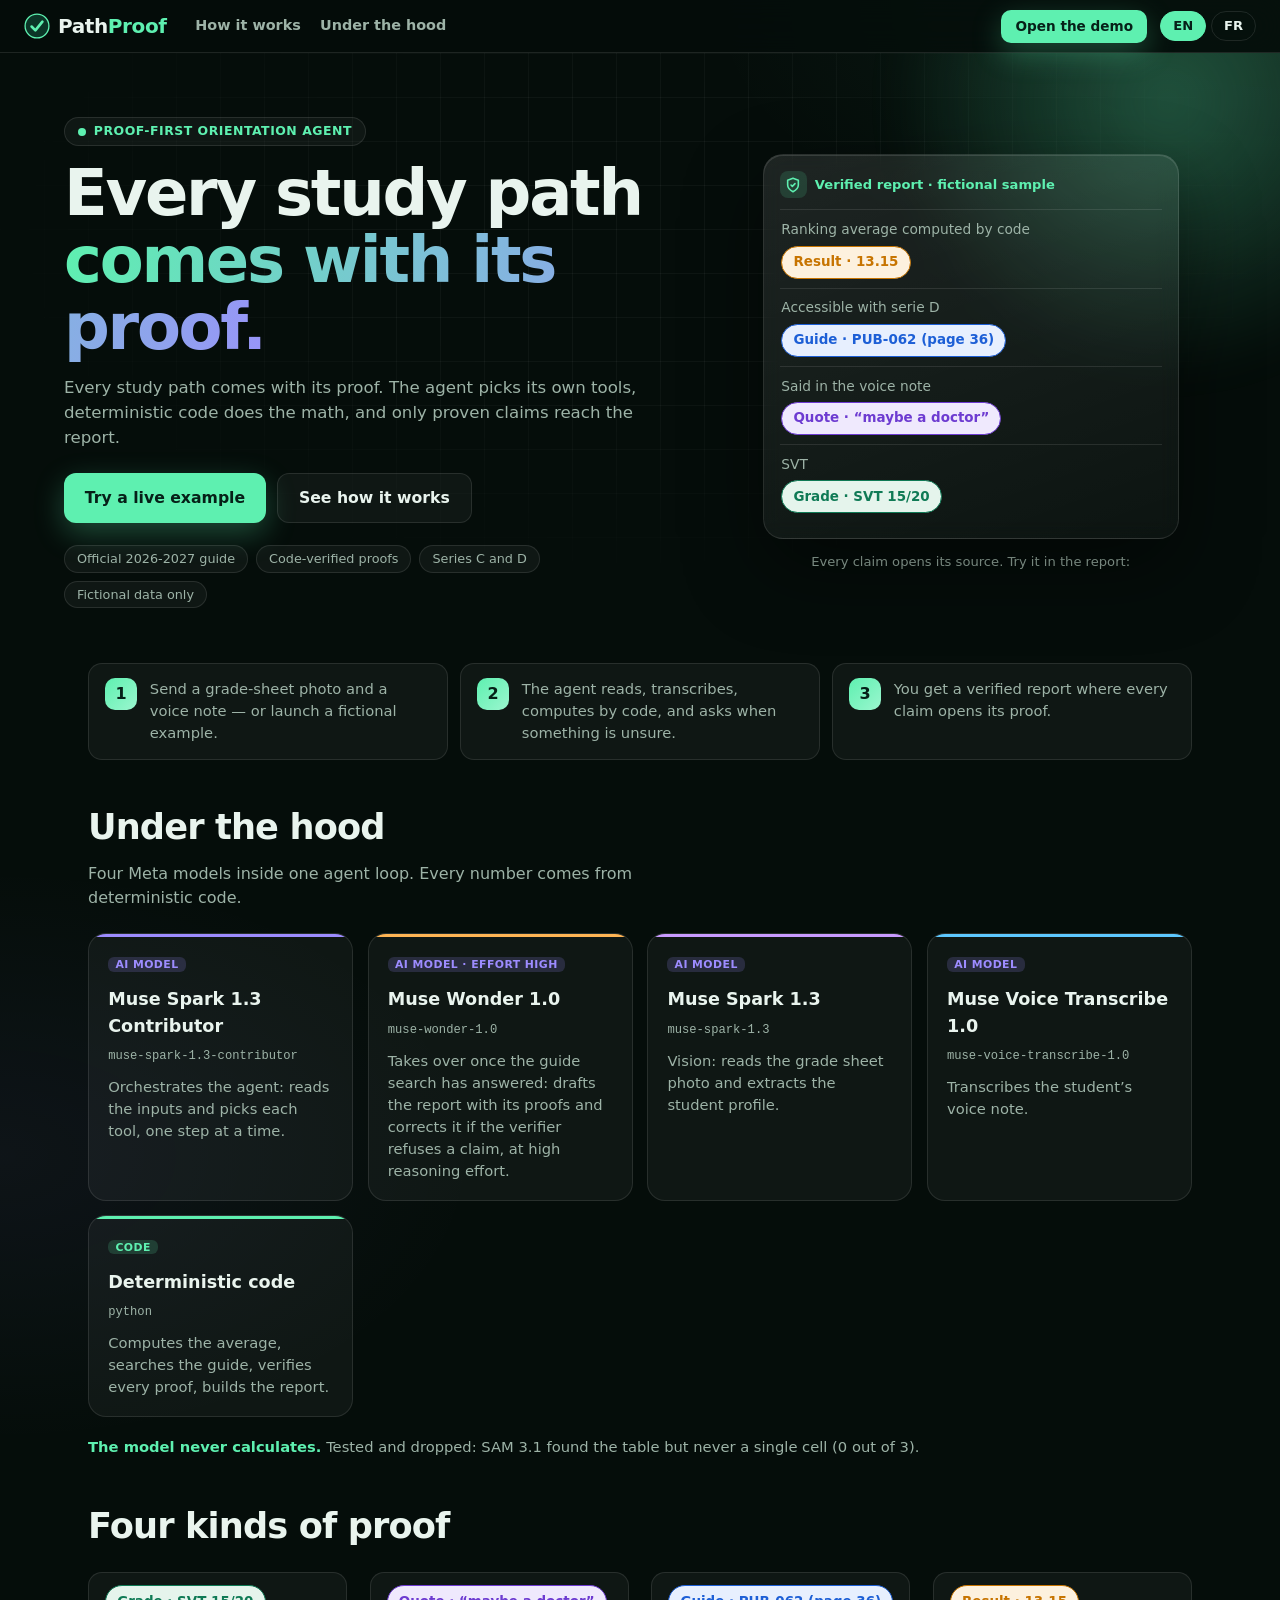
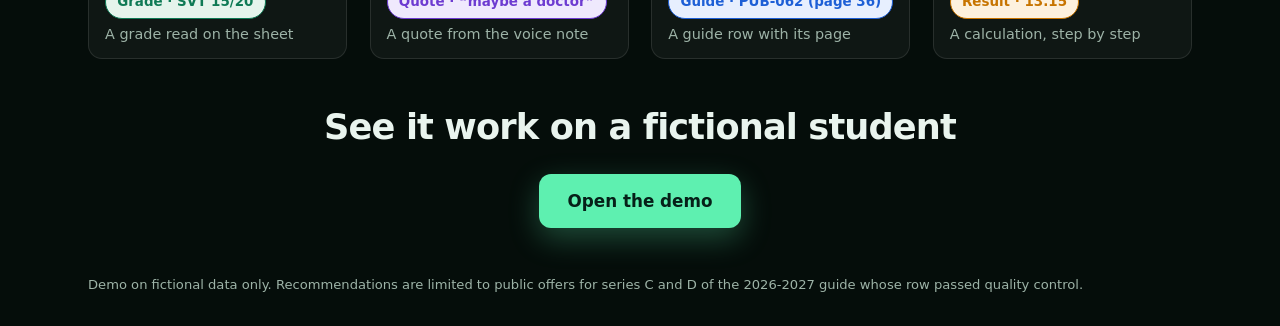
<file: web/index.html>
<!DOCTYPE html>
<html lang="en">
  <head>
    <meta charset="UTF-8" />
    <meta name="viewport" content="width=device-width, initial-scale=1.0" />
    <meta name="theme-color" content="#050d0a" />
    <title>PathProof — demo</title>
    <link rel="icon" href="data:image/svg+xml,%3Csvg xmlns='http://www.w3.org/2000/svg' viewBox='0 0 24 24'%3E%3Ccircle cx='12' cy='12' r='11' fill='%230b3527'/%3E%3Cpath d='M7 12.5 10.5 16 17 8' stroke='%237be3b8' stroke-width='2.5' fill='none'/%3E%3C/svg%3E" />
    <link rel="stylesheet" href="styles.css" />
  </head>
  <body>
    <header class="topbar">
      <a class="brand" href="index.html" aria-label="PathProof">
        <svg width="26" height="26" viewBox="0 0 24 24" aria-hidden="true"><circle cx="12" cy="12" r="11" fill="#0b3527" stroke="#5ef0b0" stroke-width="1.2"/><path d="M7 12.5 10.5 16 17 8" stroke="#5ef0b0" stroke-width="2.4" fill="none" stroke-linecap="round" stroke-linejoin="round"/></svg>
        <span class="wordmark">Path<em>Proof</em></span>
      </a>
      <nav class="topnav" aria-label="Sections">
        <a href="#how" data-i18n="navHow">How it works</a>
        <a href="#models" data-i18n="navModels">Under the hood</a>
      </nav>
      <a class="btn-primary btn-small" href="demo.html" data-i18n="navDemo">Open the demo</a>
      <div class="lang-switch" role="group" aria-label="Language">
        <button type="button" class="lang-btn active" data-set-lang="en">EN</button>
        <button type="button" class="lang-btn" data-set-lang="fr">FR</button>
      </div>
    </header>

    <section class="hero" id="top">
      <div class="hero-glow" aria-hidden="true"></div>
      <div class="hero-in">
        <div class="hero-copy">
          <p class="eyebrow"><span class="eyebrow-dot" aria-hidden="true"></span><span data-i18n="heroEyebrow">Proof-first orientation agent</span></p>
          <h1><span data-i18n="heroTitleA">Every study path</span> <span class="grad" data-i18n="heroTitleB">comes with its proof.</span></h1>
          <p class="tagline" data-i18n="tagline">Every study path comes with its proof. The agent picks its own tools, deterministic code does the math, and only proven claims reach the report.</p>
          <div class="hero-cta">
            <a class="btn-primary" href="demo.html" data-i18n="ctaTry">Try a live example</a>
            <a class="btn-ghost" href="#how" data-i18n="ctaHow">See how it works</a>
          </div>
          <div class="badges">
            <span class="badge" data-i18n="badgeGuide">Official 2026-2027 guide</span>
            <span class="badge" data-i18n="badgeProofs">Code-verified proofs</span>
            <span class="badge" data-i18n="badgeSeries">Series C and D</span>
            <span class="badge" data-i18n="badgeFictional">Fictional data only</span>
          </div>
        </div>
        <aside class="hero-proof" aria-hidden="true">
          <div class="mock-card">
            <p class="mock-title"><span class="mock-shield"><svg width="16" height="16" viewBox="0 0 24 24" fill="none" stroke="currentColor" stroke-width="2.4" stroke-linecap="round" stroke-linejoin="round"><path d="M12 22s8-4 8-10V5l-8-3-8 3v7c0 6 8 10 8 10Z"/><path d="m9 12 2 2 4-4"/></svg></span><span data-i18n="mockTitle">Verified report · fictional sample</span></p>
            <div class="mock-row"><p data-i18n="mockClaim1">Ranking average computed by code</p><span class="proof-chip chip-calc">Result · 13.15</span></div>
            <div class="mock-row"><p data-i18n="mockClaim2">Accessible with serie D</p><span class="proof-chip chip-filiere">Guide · PUB-062 (page 36)</span></div>
            <div class="mock-row"><p data-i18n="mockClaim3">Said in the voice note</p><span class="proof-chip chip-transcript">Quote · “maybe a doctor”</span></div>
            <div class="mock-row"><p>SVT</p><span class="proof-chip chip-grade">Grade · SVT 15/20</span></div>
          </div>
          <p class="mock-caption" data-i18n="heroProof">Every claim opens its source. Try it in the report:</p>
        </aside>
      </div>
    </section>

    <section class="how reveal" id="how">
      <div class="how-step"><span class="how-num">1</span><p data-i18n="how1">Send a grade-sheet photo and a voice note — or launch a fictional example.</p></div>
      <div class="how-step"><span class="how-num">2</span><p data-i18n="how2">The agent reads, transcribes, computes by code, and asks when something is unsure.</p></div>
      <div class="how-step"><span class="how-num">3</span><p data-i18n="how3">You get a verified report where every claim opens its proof.</p></div>
    </section>
    <section class="hood reveal" id="models">
      <h2 data-i18n="underHoodTitle">Under the hood</h2>
      <p class="hood-sub" data-i18n="underHoodSub">Four Meta models inside one agent loop. Every number comes from deterministic code.</p>
      <div class="hood-grid">
        <article class="hood-card tile-spark">
          <span class="hood-kind kind-tag kind-tag-model">AI model</span>
          <h3>Muse Spark 1.3 Contributor</h3>
          <code>muse-spark-1.3-contributor</code>
          <p data-i18n="modelContributorRole">Orchestrates the agent: reads the inputs and picks each tool, one step at a time.</p>
        </article>
        <article class="hood-card tile-wonder">
          <span class="hood-kind kind-tag kind-tag-model">AI model · effort high</span>
          <h3>Muse Wonder 1.0</h3>
          <code>muse-wonder-1.0</code>
          <p data-i18n="modelWonderRole">Takes over once the guide search has answered: drafts the report with its proofs and corrects it if the verifier refuses a claim, at high reasoning effort.</p>
        </article>
        <article class="hood-card tile-vision">
          <span class="hood-kind kind-tag kind-tag-model">AI model</span>
          <h3>Muse Spark 1.3</h3>
          <code>muse-spark-1.3</code>
          <p data-i18n="modelSparkRole">Vision: reads the grade sheet photo and extracts the student profile.</p>
        </article>
        <article class="hood-card tile-voice">
          <span class="hood-kind kind-tag kind-tag-model">AI model</span>
          <h3>Muse Voice Transcribe 1.0</h3>
          <code>muse-voice-transcribe-1.0</code>
          <p data-i18n="modelVoiceRole">Transcribes the student’s voice note.</p>
        </article>
        <article class="hood-card tile-code">
          <span class="hood-kind kind-tag kind-tag-code">Code</span>
          <h3 data-i18n="modelCodeName">Deterministic code</h3>
          <code>python</code>
          <p data-i18n="modelCodeRole">Computes the average, searches the guide, verifies every proof, builds the report.</p>
        </article>
      </div>
      <p class="hood-note"><strong data-i18n="modelNeverCalculates">The model never calculates.</strong> <span data-i18n="modelDroppedNote">Tested and dropped: SAM 3.1 found the table but never a single cell (0 out of 3).</span></p>
    </section>

    <section class="proof-kinds reveal">
      <h2 data-i18n="proofsTitle">Four kinds of proof</h2>
      <div class="proof-kinds-grid">
        <p><span class="proof-chip chip-grade">Grade · SVT 15/20</span><span data-i18n="proofKind_grade">A grade read on the sheet</span></p>
        <p><span class="proof-chip chip-transcript">Quote · “maybe a doctor”</span><span data-i18n="proofKind_transcript">A quote from the voice note</span></p>
        <p><span class="proof-chip chip-filiere">Guide · PUB-062 (page 36)</span><span data-i18n="proofKind_filiere">A guide row with its page</span></p>
        <p><span class="proof-chip chip-calc">Result · 13.15</span><span data-i18n="proofKind_calc">A calculation, step by step</span></p>
      </div>
    </section>

    <section class="final-cta reveal">
      <h2 data-i18n="finalCtaTitle">See it work on a fictional student</h2>
      <a class="btn-primary" href="demo.html" data-i18n="finalCtaBtn">Open the demo</a>
    </section>

    <footer data-i18n="footer">Demo on fictional data only. Recommendations are limited to public offers for series C and D of the 2026-2027 guide whose row passed quality control.</footer>

    <script type="module" src="js/landing.js"></script>
  </body>
</html>
</file>
<file: web/styles.css>
/* PathProof demo styles: dark "mission control" shell, live agent map,
   timeline, proof chips, light paper report, dialog. Mobile-first at 375 px. */
:root {
  --bg: #050d0a;
  --bg-2: #0a1712;
  --surface: rgba(255, 255, 255, 0.045);
  --surface-strong: rgba(255, 255, 255, 0.08);
  --stroke: rgba(255, 255, 255, 0.10);
  --text: #e9f4ee;
  --text-dim: #9db3a7;
  --mint: #5ef0b0;
  --mint-deep: #0f7a55;
  --model: #9d8cff;
  --code: #5ef0b0;
  --human: #ffb454;
  --ink: #12211b;
  --deep: #0b3527;
  --green: #0f7a55;
  --green-soft: #e5f4ec;
  --amber: #c77400;
  --amber-soft: #fdf1de;
  --violet: #6d3bd1;
  --violet-soft: #efe9fd;
  --blue: #1d5fd6;
  --blue-soft: #e7effe;
  --paper: #f6f4ec;
  --line: #ddd8c9;
  --muted: #5c665f;
  --red: #b3261e;
  --radius: 18px;
  --gutter: 1rem;
  font-family: "Avenir Next", "Segoe UI", system-ui, sans-serif;
  line-height: 1.5;
  color: var(--text);
  background: var(--bg);
  color-scheme: dark;
}
* { box-sizing: border-box; }
html { scroll-behavior: smooth; scroll-padding-top: 4.5rem; }
body {
  margin: 0; min-height: 100vh; overflow-x: hidden;
  background:
    radial-gradient(60rem 30rem at 100% 0%, rgba(94, 240, 176, 0.07), transparent 60%),
    radial-gradient(50rem 30rem at 0% 60%, rgba(157, 140, 255, 0.06), transparent 60%),
    var(--bg);
}
a { color: inherit; }
:focus-visible { outline: 2px solid var(--mint); outline-offset: 2px; }

/* ---------- top bar ---------- */
.topbar {
  position: sticky; top: 0; z-index: 20; display: flex; align-items: center; gap: 0.8rem;
  padding: 0.6rem var(--gutter); background: rgba(5, 13, 10, 0.72);
  backdrop-filter: blur(14px); -webkit-backdrop-filter: blur(14px);
  border-bottom: 1px solid var(--stroke);
}
.brand { display: flex; align-items: center; gap: 0.5rem; text-decoration: none; flex: none; }
.wordmark { font-size: 1.25rem; font-weight: 800; letter-spacing: -0.02em; margin: 0; }
.wordmark em { font-style: normal; color: var(--mint); }
#server-status {
  margin: 0 auto 0 0; font-size: 0.8rem; color: var(--text-dim); min-width: 0;
  display: flex; align-items: center; gap: 0.45rem; overflow: hidden; text-overflow: ellipsis;
  white-space: nowrap;
}
#server-status::before {
  content: ""; flex: none; width: 0.55rem; height: 0.55rem; border-radius: 50%;
  background: var(--mint); box-shadow: 0 0 0 0 rgba(94, 240, 176, 0.6);
  animation: ping 2.2s ease-out infinite;
}
#server-status.bad { color: #ffc9c4; font-weight: 600; white-space: normal; }
#server-status.bad::before { background: #ff6b5e; animation: none; }
.lang-switch { display: flex; gap: 0.3rem; flex: none; }
.lang-btn {
  border: 1px solid var(--stroke); background: transparent; color: var(--text);
  border-radius: 999px; padding: 0.25rem 0.75rem; font: inherit; font-size: 0.82rem;
  font-weight: 700; cursor: pointer; transition: background 0.2s, color 0.2s;
}
.lang-btn.active { background: var(--mint); border-color: var(--mint); color: #062018; }

/* ---------- hero ---------- */
.hero { position: relative; overflow: hidden; padding: 2.4rem var(--gutter) 2rem; }
.hero::before {
  content: ""; position: absolute; inset: 0; pointer-events: none;
  background-image:
    linear-gradient(rgba(255, 255, 255, 0.04) 1px, transparent 1px),
    linear-gradient(90deg, rgba(255, 255, 255, 0.04) 1px, transparent 1px);
  background-size: 44px 44px;
  mask-image: radial-gradient(ellipse 70% 80% at 50% 30%, #000 30%, transparent 75%);
  -webkit-mask-image: radial-gradient(ellipse 70% 80% at 50% 30%, #000 30%, transparent 75%);
}
.hero-glow {
  position: absolute; width: 38rem; height: 38rem; right: -12rem; top: -16rem; border-radius: 50%;
  background: radial-gradient(circle, rgba(94, 240, 176, 0.28), transparent 65%);
  filter: blur(20px); animation: drift 14s ease-in-out infinite alternate; pointer-events: none;
}
.hero-in {
  position: relative; max-width: 72rem; margin: 0 auto;
  display: grid; grid-template-columns: 1fr; gap: 2rem; align-items: center;
}
.eyebrow {
  display: inline-flex; align-items: center; gap: 0.5rem; margin: 0 0 0.9rem;
  padding: 0.25rem 0.8rem; border: 1px solid var(--stroke); border-radius: 999px;
  background: var(--surface); font-size: 0.78rem; letter-spacing: 0.04em; text-transform: uppercase;
  color: var(--mint); font-weight: 700;
}
.eyebrow-dot { width: 0.5rem; height: 0.5rem; border-radius: 50%; background: var(--mint); animation: ping 2.2s ease-out infinite; }
h1 {
  margin: 0; font-size: clamp(2.1rem, 8vw, 4rem); line-height: 1.04; letter-spacing: -0.035em; font-weight: 800;
}
.grad {
  background: linear-gradient(100deg, #5ef0b0 0%, #9d8cff 55%, #ffb454 100%);
  background-size: 200% 100%; -webkit-background-clip: text; background-clip: text;
  color: transparent; animation: shine 7s ease-in-out infinite alternate;
}
.tagline { margin: 1rem 0 0; color: var(--text-dim); max-width: 38rem; font-size: 1.04rem; }
.hero-cta { display: flex; flex-wrap: wrap; gap: 0.7rem; margin-top: 1.4rem; }
.btn-primary, .btn-ghost {
  display: inline-flex; align-items: center; justify-content: center; text-decoration: none;
  padding: 0.75rem 1.3rem; border-radius: 12px; font-weight: 700; font-size: 0.98rem;
  transition: transform 0.18s ease, box-shadow 0.18s ease, background 0.18s ease;
}
.btn-primary { background: var(--mint); color: #062018; box-shadow: 0 10px 30px rgba(94, 240, 176, 0.28); }
.btn-primary:hover { transform: translateY(-2px); box-shadow: 0 14px 36px rgba(94, 240, 176, 0.4); }
.btn-ghost { border: 1px solid var(--stroke); background: var(--surface); }
.btn-ghost:hover { background: var(--surface-strong); transform: translateY(-2px); }
.badges { display: flex; flex-wrap: wrap; gap: 0.5rem; margin-top: 1.4rem; }
.badge {
  border: 1px solid var(--stroke); border-radius: 999px; background: var(--surface);
  padding: 0.2rem 0.75rem; font-size: 0.8rem; color: var(--text-dim);
}
.hero-proof { justify-self: center; width: 100%; max-width: 26rem; animation: float 6s ease-in-out infinite; }
.mock-card {
  background: linear-gradient(160deg, rgba(255, 255, 255, 0.10), rgba(255, 255, 255, 0.03));
  border: 1px solid var(--stroke); border-radius: 20px; padding: 1rem; backdrop-filter: blur(10px);
  box-shadow: 0 30px 80px rgba(0, 0, 0, 0.45), inset 0 1px 0 rgba(255, 255, 255, 0.12);
}
.mock-title {
  display: flex; align-items: center; gap: 0.5rem; margin: 0 0 0.7rem; font-size: 0.82rem;
  font-weight: 700; color: var(--mint);
}
.mock-shield { display: grid; place-items: center; width: 1.7rem; height: 1.7rem; border-radius: 8px; background: rgba(94, 240, 176, 0.14); }
.mock-row {
  padding: 0.55rem 0.1rem; border-top: 1px solid var(--stroke);
  opacity: 0; animation: rowIn 0.6s ease forwards;
}
.mock-row:nth-of-type(1) { animation-delay: 0.3s; }
.mock-row:nth-of-type(2) { animation-delay: 0.8s; }
.mock-row:nth-of-type(3) { animation-delay: 1.3s; }
.mock-row:nth-of-type(4) { animation-delay: 1.8s; }
.mock-row p { margin: 0; font-size: 0.86rem; color: var(--text-dim); }
.mock-caption { margin: 0.8rem 0 0; font-size: 0.82rem; color: var(--text-dim); text-align: center; }

/* ---------- how it works ---------- */
.how {
  position: relative; max-width: 72rem; margin: 0 auto; padding: 0.4rem var(--gutter) 0;
  display: grid; grid-template-columns: 1fr; gap: 0.75rem; counter-reset: how;
}
.how-step {
  background: var(--surface); border: 1px solid var(--stroke); border-radius: 14px; padding: 0.9rem 1rem;
  display: flex; gap: 0.8rem; align-items: flex-start; transition: transform 0.2s ease, border-color 0.2s ease;
}
.how-step:hover { transform: translateY(-3px); border-color: rgba(94, 240, 176, 0.45); }
.how-num {
  flex: none; width: 2rem; height: 2rem; border-radius: 10px; color: #062018; font-weight: 800;
  background: linear-gradient(135deg, var(--mint), #9bf6cf); display: grid; place-items: center;
}
.how-step p { margin: 0; font-size: 0.92rem; color: var(--text-dim); }

/* ---------- layout ---------- */
.layout {
  max-width: 72rem; margin: 0 auto; padding: 1.2rem var(--gutter);
  display: grid; grid-template-columns: minmax(0, 1fr); gap: 1.2rem; align-items: start;
}
.stage, .side { min-width: 0; }
.panel {
  background: var(--surface); border: 1px solid var(--stroke); border-radius: var(--radius);
  padding: 1.1rem; margin-bottom: 1.2rem; backdrop-filter: blur(8px);
  box-shadow: 0 20px 50px rgba(0, 0, 0, 0.25);
}
.panel h2 { font-size: 1.08rem; margin: 0 0 0.3rem; letter-spacing: -0.01em; }
.panel h3 { font-size: 0.95rem; margin: 0 0 0.4rem; }
.muted { color: var(--text-dim); font-size: 0.9rem; margin: 0; }
fieldset { border: none; margin: 0; padding: 0; min-width: 0; }
legend { font-weight: 700; padding: 0; margin-bottom: 0.4rem; }
.field-label { display: block; margin-top: 0.9rem; font-size: 0.9rem; font-weight: 600; }

/* ---------- examples + form ---------- */
.example-btn {
  display: flex; gap: 0.8rem; align-items: center; width: 100%; text-align: left; color: inherit;
  background: var(--surface); border: 1px solid var(--stroke); border-radius: 14px;
  padding: 0.75rem; margin-top: 0.6rem; cursor: pointer; font: inherit; position: relative; overflow: hidden;
  transition: transform 0.18s ease, border-color 0.18s ease, background 0.18s ease;
}
.example-btn::after {
  content: "→"; margin-left: auto; color: var(--mint); opacity: 0; transform: translateX(-6px);
  transition: opacity 0.18s, transform 0.18s;
}
.example-btn:hover:not(:disabled) {
  border-color: rgba(94, 240, 176, 0.55); background: var(--surface-strong); transform: translateY(-2px);
}
.example-btn:hover:not(:disabled)::after { opacity: 1; transform: translateX(0); }
.ex-text { min-width: 0; }
.example-btn strong { display: block; font-size: 0.95rem; }
.example-btn .ex-desc { display: block; color: var(--text-dim); font-size: 0.84rem; margin-top: 0.1rem; }
.ex-icon {
  flex: none; width: 2.4rem; height: 2.4rem; border-radius: 12px; display: grid; place-items: center;
  background: rgba(94, 240, 176, 0.14); color: var(--mint);
}
.example-btn[data-example="blurry"] .ex-icon { background: rgba(255, 180, 84, 0.15); color: var(--human); }
.example-btn[data-example="contradictory"] .ex-icon { background: rgba(157, 140, 255, 0.16); color: var(--model); }
.drop {
  display: block; border: 1.5px dashed rgba(255, 255, 255, 0.22); border-radius: 14px; padding: 0.8rem;
  margin-top: 0.8rem; cursor: pointer; background: rgba(0, 0, 0, 0.18); transition: border-color 0.2s, background 0.2s;
}
.drop:hover { border-color: var(--mint); background: rgba(94, 240, 176, 0.05); }
.drop .drop-title { font-weight: 600; font-size: 0.94rem; }
.drop .file-name { display: block; color: var(--text-dim); font-size: 0.84rem; margin-top: 0.2rem; overflow-wrap: anywhere; }
.drop input[type="file"] { display: block; margin-top: 0.45rem; max-width: 100%; color: var(--text-dim); font-size: 0.85rem; }
.drop input[type="file"]::file-selector-button {
  border: 1px solid var(--stroke); background: var(--surface-strong); color: var(--text);
  border-radius: 8px; padding: 0.3rem 0.7rem; margin-right: 0.6rem; font: inherit; cursor: pointer;
}
textarea, input[type="text"] {
  display: block; width: 100%; margin-top: 0.35rem; font: inherit; padding: 0.6rem 0.75rem; color: var(--text);
  border: 1px solid var(--stroke); border-radius: 12px; background: rgba(0, 0, 0, 0.25);
}
textarea::placeholder, input::placeholder { color: #6e857a; }
.cta {
  width: 100%; margin-top: 1rem; padding: 0.9rem 1.2rem; font-size: 1rem; font-weight: 800;
  border: none; border-radius: 14px; color: #062018; cursor: pointer;
  background: linear-gradient(120deg, var(--mint), #9bf6cf, var(--mint)); background-size: 200% 100%;
  box-shadow: 0 12px 30px rgba(94, 240, 176, 0.25); transition: transform 0.18s, box-shadow 0.18s;
}
.cta:hover:not(:disabled) { transform: translateY(-2px); box-shadow: 0 16px 40px rgba(94, 240, 176, 0.4); background-position: 100% 0; }
button:disabled { opacity: 0.5; cursor: not-allowed; }
#busy-bar { height: 4px; border-radius: 999px; background: var(--surface-strong); overflow: hidden; margin-top: 1rem; }
#busy-bar[hidden] { display: none; }
#busy-bar i {
  display: block; height: 100%; width: 40%; border-radius: 999px;
  background: linear-gradient(90deg, transparent, var(--mint), transparent);
  animation: slide 1.1s ease-in-out infinite alternate;
}
#status { font-size: 0.9rem; margin: 0.8rem 0 0; min-height: 1.2em; }
#status.error { color: #ffb4ad; font-weight: 600; }

/* ---------- live agent panel ---------- */
.agent-panel { overflow: hidden; position: relative; }
.agent-panel::before {
  content: ""; position: absolute; inset: 0 0 auto 0; height: 2px; pointer-events: none;
  background: linear-gradient(90deg, transparent, var(--mint), transparent); opacity: 0.0;
  transition: opacity 0.4s;
}
.agent-panel[data-agent-state="thinking"]::before { opacity: 1; animation: scan 2.2s linear infinite; background-size: 50% 100%; background-repeat: no-repeat; }
.agent-head { display: flex; flex-wrap: wrap; align-items: flex-start; justify-content: space-between; gap: 0.5rem 1rem; }
.agent-status {
  margin: 0; padding: 0.3rem 0.8rem; border-radius: 999px; font-size: 0.82rem; font-weight: 700;
  border: 1px solid var(--stroke); background: var(--surface); color: var(--text-dim); transition: color 0.3s, border-color 0.3s;
}
[data-agent-state="thinking"] .agent-status { color: var(--mint); border-color: rgba(94, 240, 176, 0.5); }
[data-agent-state="waiting"] .agent-status { color: var(--human); border-color: rgba(255, 180, 84, 0.6); }
[data-agent-state="done"] .agent-status { color: var(--mint); border-color: rgba(94, 240, 176, 0.5); }
.agent-map { display: grid; grid-template-columns: minmax(0, 1fr); gap: 0.6rem 1.4rem; align-items: center; margin-top: 0.8rem; }
.agent-map > * { min-width: 0; }
.map-stage { width: 100%; max-width: 22rem; margin: 0 auto; }
.map-svg { display: block; width: 100%; height: auto; overflow: visible; }
.map-orbit { fill: none; stroke: rgba(255, 255, 255, 0.07); stroke-dasharray: 3 7; }
.map-link { stroke: rgba(255, 255, 255, 0.10); stroke-width: 1.5; stroke-dasharray: 4 6; }
.map-link.is-flash { animation: linkFlash 1.4s ease-out; }
.map-node { color: var(--text-dim); }
.map-node-ring { fill: #0c1b15; stroke: rgba(255, 255, 255, 0.16); stroke-width: 1.5; transition: stroke 0.4s, fill 0.4s; }
.map-node-halo { fill: none; stroke: transparent; stroke-width: 2; opacity: 0; }
.map-node-label { fill: var(--text-dim); font-size: 10.5px; font-weight: 700; letter-spacing: 0.03em; }
.map-node-count { opacity: 0; transition: opacity 0.3s; }
.map-node-count circle { fill: var(--mint); }
.map-node-count text { fill: #062018; font-size: 10px; font-weight: 800; }
.map-node.kind-model { --node: var(--model); }
.map-node.kind-code { --node: var(--code); }
.map-node.kind-human { --node: var(--human); }
.map-node.is-done { color: var(--node); }
.map-node.is-done .map-node-ring { stroke: var(--node); fill: color-mix(in srgb, var(--node) 14%, #0c1b15); }
.map-node.is-done .map-node-label { fill: var(--text); }
.map-node.is-done .map-node-count { opacity: 1; }
.map-node.is-flash .map-node-halo { animation: halo 1.4s ease-out; stroke: var(--node); }
.map-node.is-flash .map-node-icon { animation: pop 0.7s ease; transform-box: fill-box; transform-origin: center; }
[data-agent-state="idle"] .map-node-halo { stroke: var(--node); animation: breathe 5s ease-in-out infinite; animation-delay: calc(var(--i) * 0.6s); }
.map-core-disc { fill: #0b3527; stroke: var(--mint); stroke-width: 2; }
.map-core-label { fill: var(--text); font-size: 12px; font-weight: 800; letter-spacing: 0.04em; }
.map-core-wave { fill: none; stroke: var(--mint); stroke-width: 1.5; opacity: 0; transform-box: fill-box; transform-origin: center; }
[data-agent-state="thinking"] .map-core-wave { animation: wave 1.8s ease-out infinite; }
[data-agent-state="thinking"] .map-core-wave.wave-2 { animation-delay: 0.9s; }
[data-agent-state="waiting"] .map-core-disc { stroke: var(--human); animation: breathe-core 1.6s ease-in-out infinite; }
[data-agent-state="waiting"] .map-core-wave { stroke: var(--human); animation: wave 2.4s ease-out infinite; }
[data-agent-state="done"] .map-core-disc { fill: #11573f; }
.map-legend { list-style: none; margin: 0; padding: 0; display: grid; grid-template-columns: 1fr 1fr; gap: 0.35rem 0.8rem; }
.legend-item {
  display: flex; align-items: center; gap: 0.5rem; font-size: 0.8rem; color: var(--text-dim);
  padding: 0.3rem 0.5rem; border-radius: 8px; border: 1px solid transparent; transition: color 0.3s, background 0.3s;
}
.legend-item.is-done { color: var(--text); background: var(--surface); border-color: var(--stroke); }
.legend-dot { flex: none; width: 0.55rem; height: 0.55rem; border-radius: 50%; background: var(--code); }
.legend-dot.kind-model { background: var(--model); }
.legend-dot.kind-human { background: var(--human); }
.legend-name { min-width: 0; overflow: hidden; text-overflow: ellipsis; white-space: nowrap; }
.legend-calls { margin-left: auto; font-weight: 800; color: var(--mint); }
.legend-hint { margin: 0.5rem 0 0; font-size: 0.78rem; color: var(--text-dim); text-align: center; }
.trace-title { margin-top: 1.1rem !important; padding-top: 1rem; border-top: 1px solid var(--stroke); }

/* ---------- timeline ---------- */
.timeline { position: relative; margin-top: 0.8rem; }
.timeline::before {
  content: ""; position: absolute; left: 1.05rem; top: 0.6rem; bottom: 0.6rem; width: 2px;
  background: linear-gradient(var(--mint), rgba(94, 240, 176, 0.05)); opacity: 0.5;
}
.step-card {
  position: relative; margin: 0 0 0.75rem 2.9rem; border: 1px solid var(--stroke);
  border-radius: 14px; padding: 0.7rem 0.85rem; background: rgba(255, 255, 255, 0.05);
  animation: stepIn 0.55s cubic-bezier(0.2, 0.9, 0.3, 1.2) both;
}
.step-card.kind-model { --node: var(--model); }
.step-card.kind-code { --node: var(--code); }
.step-card.kind-human { --node: var(--human); }
.step-card::before {
  content: ""; position: absolute; left: 0; top: 0.8rem; bottom: 0.8rem; width: 3px; border-radius: 3px; background: var(--node);
}
.step-ico {
  position: absolute; left: -2.9rem; top: 0.45rem; width: 2.2rem; height: 2.2rem; border-radius: 50%;
  display: grid; place-items: center; background: #0b3527; color: var(--node);
  border: 2px solid var(--node); box-shadow: 0 0 18px color-mix(in srgb, var(--node) 45%, transparent);
}
.step-head { display: flex; flex-wrap: wrap; gap: 0.4rem; align-items: center; }
.step-head strong { font-size: 0.94rem; }
.step-num { color: var(--text-dim); font-size: 0.78rem; font-family: ui-monospace, "Cascadia Code", Consolas, monospace; overflow-wrap: anywhere; }
.kind-tag { border-radius: 6px; padding: 0.05rem 0.45rem; font-size: 0.68rem; font-weight: 800; letter-spacing: 0.04em; text-transform: uppercase; }
.kind-tag-model { background: rgba(157, 140, 255, 0.18); color: var(--model); }
.kind-tag-code { background: rgba(94, 240, 176, 0.16); color: var(--code); }
.kind-tag-human { background: rgba(255, 180, 84, 0.18); color: var(--human); }
.pill { border-radius: 999px; padding: 0.06rem 0.6rem; font-size: 0.74rem; font-weight: 700; }
.decision-continue { background: rgba(120, 170, 255, 0.16); color: #9cc0ff; }
.decision-suspend { background: rgba(255, 180, 84, 0.18); color: var(--human); }
.decision-stop_unverified, .decision-stop_step_limit { background: rgba(255, 107, 94, 0.18); color: #ff9c92; }
.step-summary { margin: 0.4rem 0 0; font-size: 0.86rem; color: var(--text); overflow-wrap: anywhere; }
.step-summary.tone-good { color: var(--mint); font-weight: 700; }
.step-summary.tone-bad { color: #ffb4ad; font-weight: 700; }
.step-card details { margin-top: 0.45rem; }
.step-card summary { cursor: pointer; color: var(--text-dim); font-size: 0.84rem; }
.step-card pre {
  white-space: pre-wrap; overflow-wrap: anywhere; font-size: 0.78rem; margin: 0.5rem 0; max-height: 16rem; overflow: auto;
  background: rgba(0, 0, 0, 0.35); border: 1px solid var(--stroke); border-radius: 10px; padding: 0.6rem; color: #cfe6da;
  font-family: ui-monospace, "Cascadia Code", Consolas, monospace;
}

/* ---------- agent question ---------- */
#answer-block {
  border: 1.5px solid var(--human); background: rgba(255, 180, 84, 0.09); border-radius: var(--radius);
  padding: 1.1rem; margin-bottom: 1.2rem; animation: askPulse 2.4s ease-in-out infinite;
}
#answer-block[hidden] { display: none; }
#answer-block h2 { margin: 0 0 0.3rem; color: var(--human); font-size: 1.02rem; }
#question { font-weight: 600; margin: 0; }
#answer-btn {
  margin-top: 0.8rem; padding: 0.65rem 1.3rem; border: none; border-radius: 12px; font-size: 1rem;
  background: var(--human); color: #2b1a00; font-weight: 800; cursor: pointer; transition: transform 0.18s;
}
#answer-btn:hover:not(:disabled) { transform: translateY(-2px); }

/* ---------- report (light paper) ---------- */
.paper { background: var(--paper); color: var(--ink); border-color: transparent; box-shadow: 0 30px 70px rgba(0, 0, 0, 0.4); }
.paper .muted { color: var(--muted); }
#report { font-size: 0.94rem; margin-top: 0.6rem; }
#report pre {
  white-space: pre-wrap; overflow-wrap: break-word; font-size: 0.86rem; margin: 0.5rem 0; line-height: 1.6;
  background: #fff; border: 1px solid var(--line); border-radius: 12px; padding: 0.9rem; color: var(--ink);
  font-family: inherit; animation: fadeUp 0.6s ease both;
}
#recorded-banner {
  border: 1px solid var(--amber); border-left-width: 5px; border-radius: 10px;
  background: var(--amber-soft); color: var(--ink); padding: 0.6rem 0.8rem; margin: 0.4rem 0 0.8rem;
  font-size: 0.9rem; font-weight: 700;
}
#recorded-banner[hidden] { display: none !important; }
#verified-banner {
  display: flex; gap: 0.6rem; align-items: center; background: var(--green-soft); color: var(--deep);
  border: 1px solid var(--green); border-radius: 12px; padding: 0.6rem 0.8rem; margin: 0.5rem 0 0.8rem;
  font-weight: 700; font-size: 0.92rem; animation: bannerIn 0.7s cubic-bezier(0.2, 0.9, 0.3, 1.3) both;
}
#verified-banner[hidden] { display: none !important; }
#verified-banner .check { stroke-dasharray: 12; stroke-dashoffset: 12; animation: draw 0.6s 0.4s ease forwards; }
.claim {
  border: 1px solid var(--line); border-radius: 12px; padding: 0.8rem; margin-top: 0.7rem; background: #fff;
  animation: fadeUp 0.5s ease both;
}
.claim p { margin: 0 0 0.4rem; }
.proof-chip {
  margin: 0.3rem 0.3rem 0 0; padding: 0.35rem 0.7rem; font-size: 0.84rem; border-radius: 999px;
  cursor: pointer; font-weight: 600; border: 1px solid; background: #fff; font-family: inherit;
  transition: transform 0.12s ease, box-shadow 0.12s ease;
}
.hero-proof .proof-chip { cursor: default; margin: 0.35rem 0 0; display: inline-block; }
button.proof-chip:hover { transform: translateY(-2px); box-shadow: 0 8px 18px rgba(18, 33, 27, 0.18); }
.chip-grade { color: var(--green); border-color: var(--green); background: var(--green-soft); }
.chip-transcript { color: var(--violet); border-color: var(--violet); background: var(--violet-soft); }
.chip-filiere { color: var(--blue); border-color: var(--blue); background: var(--blue-soft); }
.chip-calc { color: var(--amber); border-color: var(--amber); background: var(--amber-soft); }

/* ---------- proof dialog (light) ---------- */
dialog {
  max-width: min(36rem, 92vw); width: 36rem; border: none; border-radius: var(--radius); background: #fff; color: var(--ink);
  padding: 1.2rem; box-shadow: 0 24px 60px rgba(0, 0, 0, 0.45); max-height: 88vh; overflow: auto;
}
dialog[open] { animation: dialogIn 0.3s cubic-bezier(0.2, 0.9, 0.3, 1.2); }
dialog::backdrop { background: rgba(2, 10, 7, 0.7); backdrop-filter: blur(4px); }
dialog table { border-collapse: collapse; width: 100%; font-size: 0.9rem; }
dialog th, dialog td { border: 1px solid var(--line); padding: 0.35rem 0.55rem; text-align: left; vertical-align: top; overflow-wrap: break-word; }
dialog th { background: #f7f6f1; width: 38%; }
mark { background: #ffe58a; padding: 0 0.15rem; border-radius: 3px; }
#proof-close {
  margin-top: 1rem; width: 100%; padding: 0.7rem; border: none; border-radius: 10px;
  background: var(--deep); color: #fff; font-weight: 700; cursor: pointer; font-size: 1rem;
}
footer { max-width: 72rem; margin: 0 auto; padding: 0.5rem var(--gutter) 2rem; color: var(--text-dim); font-size: 0.82rem; }

/* ---------- pages: nav, demo header, landing sections ---------- */
.topnav { display: none; gap: 1.2rem; margin: 0 auto 0 1rem; }
.topnav a, .nav-link { color: var(--text-dim); text-decoration: none; font-size: 0.9rem; font-weight: 600; transition: color 0.2s; }
.topnav a:hover, .nav-link:hover { color: var(--mint); }
.nav-link { flex: none; }
.btn-small { padding: 0.4rem 0.9rem; font-size: 0.85rem; border-radius: 10px; margin-left: auto; flex: none; }
.demo-head { max-width: 72rem; margin: 0 auto; padding: 1.6rem var(--gutter) 0.2rem; }
.demo-head h1 { font-size: clamp(1.7rem, 5vw, 2.6rem); }
.demo-head .tagline { margin-top: 0.5rem; max-width: 46rem; }
.hood, .proof-kinds, .final-cta { max-width: 72rem; margin: 0 auto; padding: 2.6rem var(--gutter) 0; }
.hood h2, .proof-kinds h2, .final-cta h2 { margin: 0; font-size: clamp(1.5rem, 4.5vw, 2.2rem); letter-spacing: -0.025em; }
.hood-sub { margin: 0.5rem 0 0; color: var(--text-dim); max-width: 40rem; }
.hood-grid { display: grid; grid-template-columns: repeat(auto-fit, minmax(15rem, 1fr)); gap: 0.9rem; margin-top: 1.4rem; }
.hood-card {
  position: relative; overflow: hidden; background: var(--surface); border: 1px solid var(--stroke);
  border-radius: var(--radius); padding: 1.1rem 1.2rem; transition: transform 0.25s ease, border-color 0.25s ease;
}
.hood-card::before {
  content: ""; position: absolute; inset: 0 0 auto 0; height: 3px; background: var(--tile, var(--mint));
}
.hood-card:hover { transform: translateY(-4px); border-color: var(--tile, var(--mint)); }
.hood-card h3 { margin: 0.7rem 0 0.2rem; font-size: 1.1rem; }
.hood-card code, .tile-id, .model-id {
  font-family: ui-monospace, "Cascadia Code", Consolas, monospace; font-size: 0.76rem; color: var(--text-dim);
}
.hood-card p { margin: 0.6rem 0 0; color: var(--text-dim); font-size: 0.92rem; }
.tile-spark { --tile: var(--model); }
.tile-voice { --tile: #5ec8ff; }
.tile-code { --tile: var(--code); }
.hood-note { margin: 1.2rem 0 0; color: var(--text-dim); font-size: 0.92rem; }
.hood-note strong { color: var(--mint); }
.proof-kinds-grid { display: grid; grid-template-columns: 1fr; gap: 0.7rem 1.4rem; margin-top: 1.2rem; }
.proof-kinds-grid p { display: flex; flex-direction: column; align-items: flex-start; gap: 0.3rem; margin: 0; padding: 0.8rem 1rem; border: 1px solid var(--stroke); border-radius: 14px; background: var(--surface); color: var(--text-dim); font-size: 0.9rem; }
.proof-kinds-grid .proof-chip { margin: 0; cursor: default; }
.final-cta { text-align: center; padding-bottom: 2.4rem; }
.final-cta .btn-primary { margin-top: 1.3rem; padding: 0.9rem 1.8rem; font-size: 1.05rem; }

/* ---------- models per step ---------- */
.model-line { display: flex; flex-wrap: wrap; gap: 0.35rem; margin: 0.45rem 0 0; }
.model-chip {
  display: inline-flex; flex-wrap: wrap; align-items: baseline; gap: 0.35rem; border-radius: 8px; padding: 0.12rem 0.5rem;
  font-size: 0.74rem; font-weight: 700; border: 1px solid transparent;
}
.model-chip .model-id { font-weight: 500; opacity: 0.8; font-size: 0.7rem; }
.model-spark { background: rgba(157, 140, 255, 0.14); color: var(--model); border-color: rgba(157, 140, 255, 0.35); }
.model-voice { background: rgba(94, 200, 255, 0.13); color: #7cd3ff; border-color: rgba(94, 200, 255, 0.35); }
.model-wonder { background: rgba(255, 180, 84, 0.14); color: var(--human); border-color: rgba(255, 180, 84, 0.4); }
.model-vision { background: rgba(201, 155, 255, 0.13); color: #d3b0ff; border-color: rgba(201, 155, 255, 0.35); }
.model-effort { border-radius: 6px; padding: 0 0.35rem; background: rgba(255, 180, 84, 0.22); font-size: 0.66rem; font-weight: 800; text-transform: uppercase; letter-spacing: 0.05em; }
.model-code { background: rgba(94, 240, 176, 0.10); color: var(--code); border-color: rgba(94, 240, 176, 0.28); }
.model-tiles { grid-column: 1 / -1; display: grid; grid-template-columns: repeat(auto-fit, minmax(10.5rem, 1fr)); gap: 0.5rem; margin-top: 0.4rem; }
.model-tile {
  display: grid; grid-template-columns: 1fr auto; gap: 0.05rem 0.8rem; align-items: center; padding: 0.55rem 0.8rem;
  border-radius: 12px; border: 1px solid var(--stroke); background: var(--surface); position: relative; overflow: hidden;
  transition: border-color 0.3s, background 0.3s;
}
.model-tile::before { content: ""; position: absolute; left: 0; top: 0; bottom: 0; width: 3px; background: var(--tile, var(--mint)); opacity: 0.45; transition: opacity 0.3s; }
.model-tile.tile-spark { --tile: var(--model); }
.model-tile.tile-voice { --tile: #5ec8ff; }
.model-tile.tile-wonder, .hood-card.tile-wonder { --tile: var(--human); }
.model-tile.tile-vision, .hood-card.tile-vision { --tile: #c99bff; }
.model-tile.tile-code { --tile: var(--code); }
.model-tile.is-used { border-color: color-mix(in srgb, var(--tile) 55%, transparent); background: color-mix(in srgb, var(--tile) 9%, transparent); }
.model-tile.is-used::before { opacity: 1; }
.tile-name { font-size: 0.86rem; font-weight: 800; }
.tile-id { grid-row: 2; grid-column: 1; }
.tile-calls { grid-row: 1 / span 2; grid-column: 2; font-size: 0.82rem; font-weight: 800; color: var(--text-dim); }
.model-tile.is-used .tile-calls { color: var(--tile); }
.map-core-sub { fill: var(--mint); font-size: 8.5px; font-weight: 700; letter-spacing: 0.06em; text-transform: uppercase; }

/* ---------- scroll reveal ---------- */
.motion-ready .reveal { opacity: 0; transform: translateY(18px); transition: opacity 0.7s ease, transform 0.7s ease; }
.motion-ready .reveal.in { opacity: 1; transform: none; }

/* ---------- animations ---------- */
@keyframes ping { 0% { box-shadow: 0 0 0 0 rgba(94, 240, 176, 0.55); } 80%, 100% { box-shadow: 0 0 0 0.6rem rgba(94, 240, 176, 0); } }
@keyframes drift { from { transform: translate(0, 0) scale(1); } to { transform: translate(-4rem, 3rem) scale(1.15); } }
@keyframes shine { from { background-position: 0% 0; } to { background-position: 100% 0; } }
@keyframes float { 0%, 100% { transform: translateY(0); } 50% { transform: translateY(-10px); } }
@keyframes rowIn { from { opacity: 0; transform: translateX(14px); } to { opacity: 1; transform: none; } }
@keyframes slide { from { margin-left: 0; } to { margin-left: 60%; } }
@keyframes scan { from { background-position: -100% 0; } to { background-position: 200% 0; } }
@keyframes linkFlash {
  0% { stroke: var(--mint); stroke-width: 3; stroke-dashoffset: 40; opacity: 1; }
  100% { stroke: rgba(94, 240, 176, 0.35); stroke-width: 1.5; stroke-dashoffset: 0; }
}
@keyframes halo { 0% { opacity: 1; r: 30px; } 100% { opacity: 0; r: 46px; } }
@keyframes pop { 0% { transform: scale(1); } 40% { transform: scale(1.35); } 100% { transform: scale(1); } }
@keyframes breathe { 0%, 100% { opacity: 0; } 50% { opacity: 0.55; } }
@keyframes breathe-core { 0%, 100% { filter: drop-shadow(0 0 0 transparent); } 50% { filter: drop-shadow(0 0 10px var(--human)); } }
@keyframes wave { 0% { transform: scale(1); opacity: 0.8; } 100% { transform: scale(2.3); opacity: 0; } }
@keyframes stepIn { from { opacity: 0; transform: translateX(-18px) scale(0.97); } to { opacity: 1; transform: none; } }
@keyframes fadeUp { from { opacity: 0; transform: translateY(10px); } to { opacity: 1; transform: none; } }
@keyframes bannerIn { from { opacity: 0; transform: scale(0.92); } to { opacity: 1; transform: none; } }
@keyframes draw { to { stroke-dashoffset: 0; } }
@keyframes askPulse { 0%, 100% { box-shadow: 0 0 0 0 rgba(255, 180, 84, 0.35); } 50% { box-shadow: 0 0 0 10px rgba(255, 180, 84, 0); } }
@keyframes dialogIn { from { opacity: 0; transform: translateY(14px) scale(0.97); } to { opacity: 1; transform: none; } }

/* ---------- breakpoints (mobile first) ---------- */
@media (min-width: 640px) {
  :root { --gutter: 1.5rem; }
  .topnav { display: flex; }
  .proof-kinds-grid { grid-template-columns: repeat(2, 1fr); }
  .model-tile { grid-template-columns: 1fr; }
  .tile-calls { grid-row: auto; grid-column: auto; }
  .tile-id { grid-row: auto; }
  .how { grid-template-columns: repeat(3, 1fr); }
  .agent-map { grid-template-columns: minmax(0, 22rem) minmax(0, 1fr); }
  .map-legend { grid-template-columns: 1fr; }
}
@media (min-width: 960px) {
  .proof-kinds-grid { grid-template-columns: repeat(4, 1fr); }
  .hero { padding: 4rem var(--gutter) 3rem; }
  .hero-in { grid-template-columns: 1.25fr 1fr; gap: 3rem; }
  .layout { grid-template-columns: 23rem minmax(0, 1fr); gap: 1.4rem; }
  .side { position: sticky; top: 4.6rem; max-height: calc(100vh - 5.4rem); overflow: auto; scrollbar-width: thin; padding-right: 2px; }
}
@media (max-width: 480px) {
  :root { --gutter: 0.85rem; }
  .btn-small { padding: 0.35rem 0.65rem; font-size: 0.78rem; }
  #server-status:not(.bad) { font-size: 0; gap: 0; flex: none; }
  .nav-link { font-size: 0.8rem; }
  .topbar { gap: 0.5rem; }
  #server-status { font-size: 0.74rem; }
  .wordmark { font-size: 1.1rem; }
  .hero { padding-top: 1.6rem; }
  .btn-primary, .btn-ghost { flex: 1 1 100%; }
  .panel { padding: 0.9rem; }
  .step-card { margin-left: 2.5rem; }
  .step-ico { left: -2.5rem; width: 2rem; height: 2rem; }
  .timeline::before { left: 0.9rem; }
  .map-legend { grid-template-columns: minmax(0, 1fr) minmax(0, 1fr); }
  .legend-name { font-size: 0.74rem; }
  dialog { width: 94vw; padding: 1rem; }
}
@media (prefers-reduced-motion: reduce) {
  *, *::before, *::after { animation-duration: 0.01ms !important; animation-iteration-count: 1 !important; transition-duration: 0.01ms !important; scroll-behavior: auto !important; }
  .mock-row { opacity: 1; }
}
</file>
